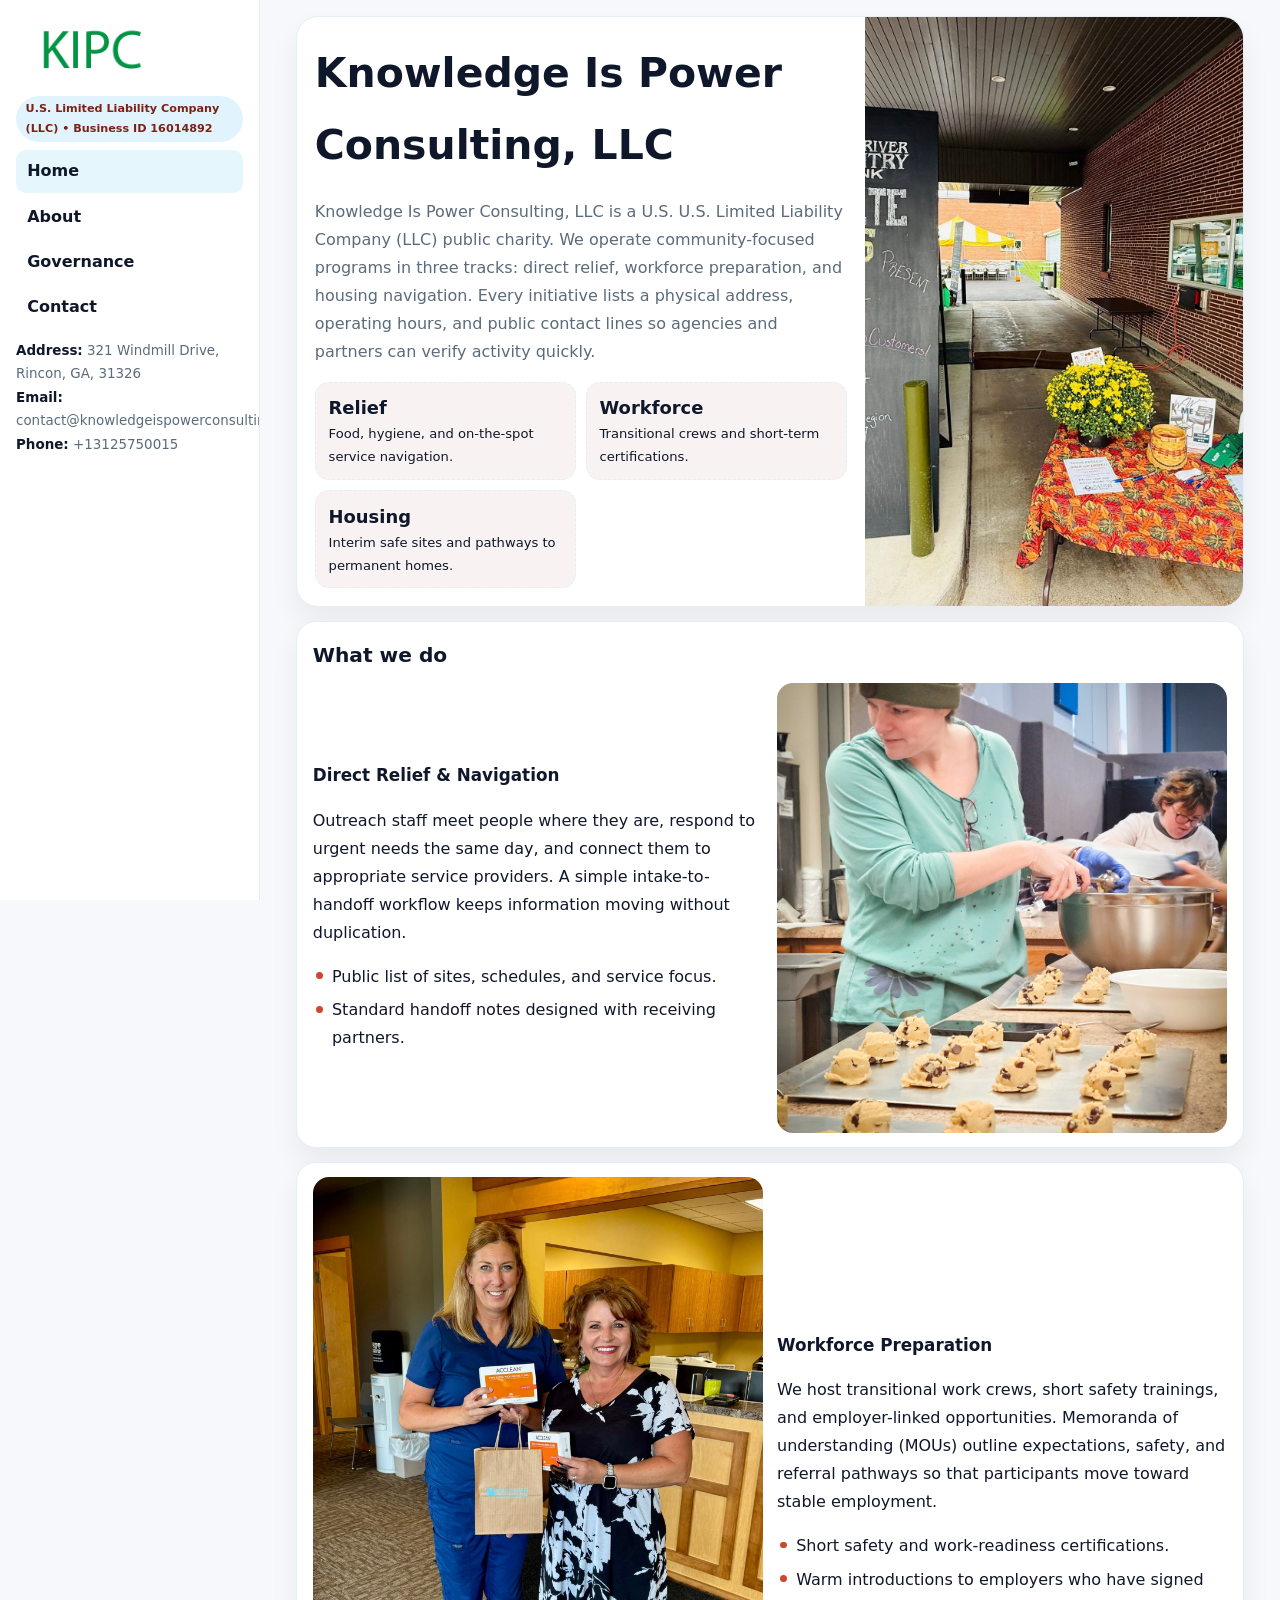
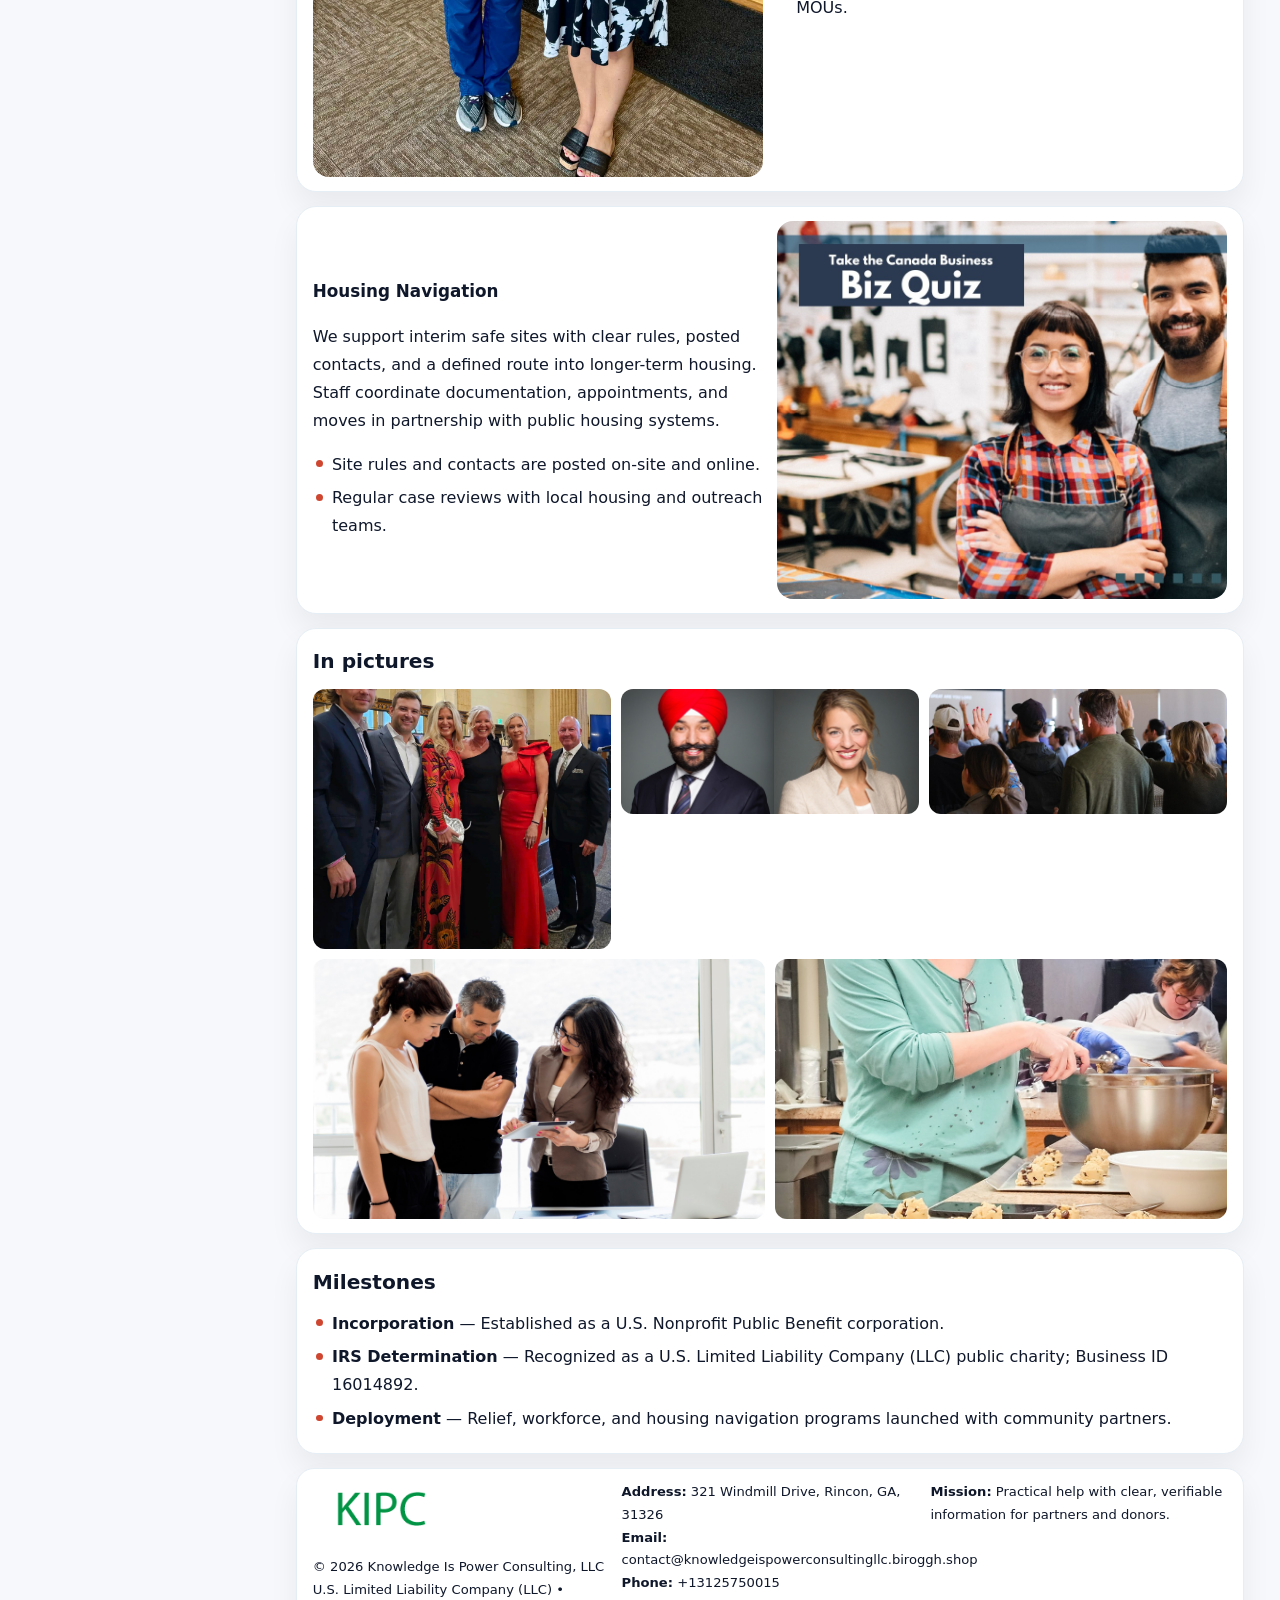
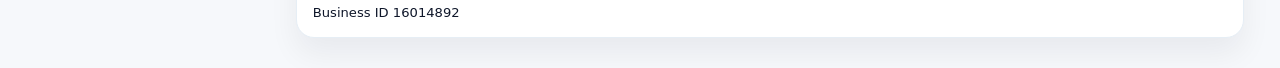
<file: index.html>
<!doctype html><html lang="en"><head>
<meta charset="utf-8">
<meta name="viewport" content="width=device-width,initial-scale=1">
<title>Knowledge Is Power Consulting, LLC – Nonprofit • 2025</title>
<link rel="stylesheet" href="assets/styles.css">
<link rel="icon" href="images/logo.png">
<meta name="data-ein" content="16014892">
<meta name="data-name" content="Knowledge Is Power Consulting, LLC">
  <meta name="description" content="Our nonprofit strengthens the community with programs focused on community services, education, and direct relief.">
</head>
<body>
<div style="position:absolute;left:-9999px;top:-9999px;opacity:0" data-uniq="{{UNIQUE_BLOB}}">
  <span>Our nonprofit strengthens the community with programs focused on community services, education, and direct relief.</span><svg width="12" height="12" viewBox="0 0 12 12" xmlns="http://www.w3.org/2000/svg"><circle cx="6" cy="6" r="5" fill="#9d174d"/></svg><img src="images/land.jpg" width="1" height="1" alt="" loading="lazy"/>
</div>

<div class="layout">
  <aside class="aside">
    <div class="logo">
      <a href="index.html"><img src="images/logo.png" alt="Logo"></a>
    </div>
    <div class="tag">U.S. Limited Liability Company (LLC) • Business ID 16014892</div>
    <nav class="cde7d9f118f" style="margin-top:8px">
      <a class="active" href="index.html">Home</a>
      <a href="about.html">About</a>
      <a href="governance.html">Governance</a>
      <a href="contact.html">Contact</a>
    </nav>
    <div class="meta">
      <div><strong>Address:</strong> 321 Windmill Drive, Rincon, GA, 31326</div>
      <div><strong>Email:</strong> contact@knowledgeispowerconsultingllc.biroggh.shop</div>
      <div><strong>Phone:</strong> +13125750015</div>
    </div>
  </aside>

  <main>
    <div class="container">

      <!-- HERO -->
      <section class="cade127caab">
        <div class="hero-grid">
          <div class="c849e3b9cee">
            <h1>Knowledge Is Power Consulting, LLC</h1>
            <p>Knowledge Is Power Consulting, LLC is a U.S. U.S. Limited Liability Company (LLC) public charity. We operate community-focused programs in three tracks: direct relief, workforce preparation, and housing navigation. Every initiative lists a physical address, operating hours, and public contact lines so agencies and partners can verify activity quickly.</p>
            <div class="stats">
              <div class="stat">
                <b>Relief</b>
                <div class="small">Food, hygiene, and on-the-spot service navigation.</div>
              </div>
              <div class="stat">
                <b>Workforce</b>
                <div class="small">Transitional crews and short-term certifications.</div>
              </div>
              <div class="stat">
                <b>Housing</b>
                <div class="small">Interim safe sites and pathways to permanent homes.</div>
              </div>
            </div>
          </div>
          <img src="images/hero.jpg" alt="Program overview">
        </div>
      </section>

      <!-- WHAT WE DO -->
      <section class="section panel">
        <h2>What we do</h2>
        <div class="z">
          <div>
            <h3>Direct Relief & Navigation</h3>
            <p>Outreach staff meet people where they are, respond to urgent needs the same day, and connect them to appropriate service providers. A simple intake-to-handoff workflow keeps information moving without duplication.</p>
            <ul class="timeline">
              <li>Public list of sites, schedules, and service focus.</li>
              <li>Standard handoff notes designed with receiving partners.</li>
            </ul>
          </div>
          <div class="imgbox"><img src="images/relief.jpg" alt="Relief activities"></div>
        </div>
      </section>

      <!-- WORKFORCE -->
      <section class="section panel">
        <div class="z">
          <div class="imgbox"><img src="images/jobs.jpg" alt="Workforce program"></div>
          <div>
            <h3>Workforce Preparation</h3>
            <p>We host transitional work crews, short safety trainings, and employer-linked opportunities. Memoranda of understanding (MOUs) outline expectations, safety, and referral pathways so that participants move toward stable employment.</p>
            <ul class="timeline">
              <li>Short safety and work-readiness certifications.</li>
              <li>Warm introductions to employers who have signed MOUs.</li>
            </ul>
          </div>
        </div>
      </section>

      <!-- HOUSING -->
      <section class="section panel">
        <div class="z">
          <div>
            <h3>Housing Navigation</h3>
            <p>We support interim safe sites with clear rules, posted contacts, and a defined route into longer-term housing. Staff coordinate documentation, appointments, and moves in partnership with public housing systems.</p>
            <ul class="timeline">
              <li>Site rules and contacts are posted on-site and online.</li>
              <li>Regular case reviews with local housing and outreach teams.</li>
            </ul>
          </div>
          <div class="imgbox"><img src="images/land.jpg" alt="Housing navigation"></div>
        </div>
      </section>

      <!-- MOSAIC GALLERY -->
      <section class="section panel">
        <h2>In pictures</h2>
        <div class="mosaic">
          <img class="c2 r2" src="images/community.jpg" alt="Community event">
          <img class="c2" src="images/education.jpg" alt="Education program">
          <img class="c2" src="images/programs.jpg" alt="Program table">
          <img class="c3 r2" src="images/about.jpg" alt="Team and partners">
          <img class="c3 r2" src="images/relief.jpg" alt="Relief crew">
        </div>
      </section>

      <!-- MILESTONES -->
      <section class="section panel">
        <h2>Milestones</h2>
        <ul class="timeline">
          <li><strong>Incorporation</strong> — Established as a U.S. Nonprofit Public Benefit corporation.</li>
          <li><strong>IRS Determination</strong> — Recognized as a U.S. Limited Liability Company (LLC) public charity; Business ID 16014892.</li>
          <li><strong>Deployment</strong> — Relief, workforce, and housing navigation programs launched with community partners.</li>
        </ul>
      </section>

      <footer class="footer">
        <div class="footer-grid">
          <div>
            <img src="images/logo.png" style="width:135px;margin-bottom:.35rem" alt="Logo">
            <div class="small">© <span id="y"></span> Knowledge Is Power Consulting, LLC</div>
            <div class="small">U.S. Limited Liability Company (LLC) • Business ID 16014892</div>
          </div>
          <div>
            <div class="small"><strong>Address:</strong> 321 Windmill Drive, Rincon, GA, 31326</div>
            <div class="small"><strong>Email:</strong> <a href="mailto:contact@knowledgeispowerconsultingllc.biroggh.shop">contact@knowledgeispowerconsultingllc.biroggh.shop</a></div>
            <div class="small"><strong>Phone:</strong> <a href="tel:+13125750015">+13125750015</a></div>
          </div>
          <div>
            <div class="small"><strong>Mission:</strong> Practical help with clear, verifiable information for partners and donors.</div>
          </div>
        </div>
      </footer>
    </div>
  </main>
</div>

<script>
/* Brand color per Business ID/NAME so each site looks unique */
(function(){
  function hash(s){let x=2166136261>>>0;for(let i=0;i<s.length;i++){x^=s.charCodeAt(i);x=(x*16777619)>>>0;}return x>>>0;}
  const ein=document.querySelector('meta[name="data-ein"]')?.content||'0';
  const name=document.querySelector('meta[name="data-name"]')?.content||'';
  const k=hash((ein||name).replace(/\s+/g,''));
  const H=k%360,S=54+(k%18),L=50;
  const r=document.documentElement;
  r.style.setProperty('--brand',`hsl(${H} ${S}% ${L}%)`);
  r.style.setProperty('--brand-ink',`hsl(${H} ${Math.min(96,S+12)}% ${Math.max(22,L-22)}%)`);
  r.style.setProperty('--soft',`hsl(${H} ${Math.max(28,S-30)}% 96%)`);
  document.getElementById('y').textContent=new Date().getFullYear();
})();
</script>
</body></html>
</file>
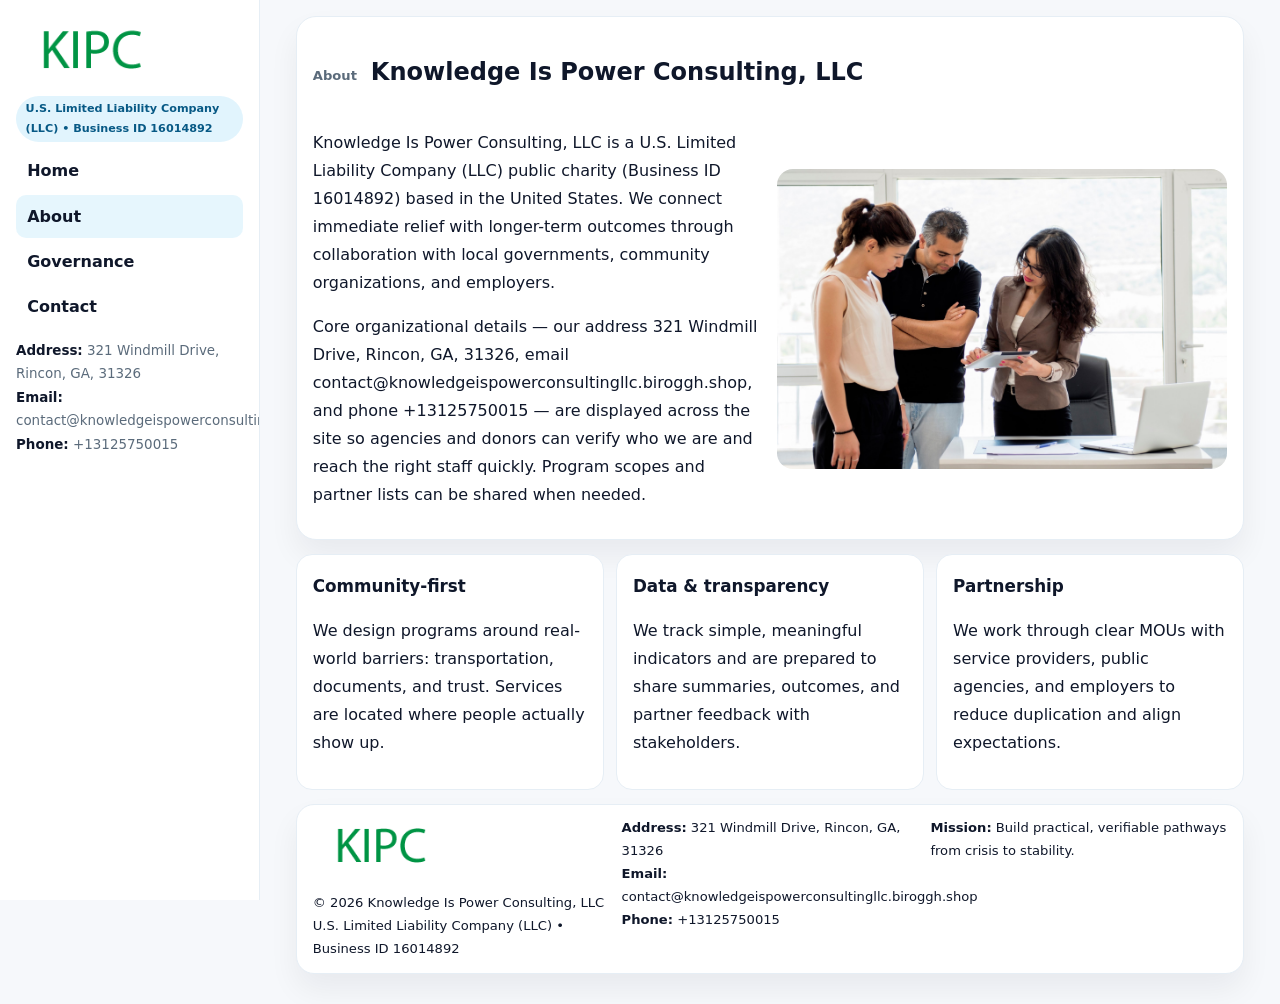
<file: about.html>
<!doctype html><html lang="en"><head>
<meta charset="utf-8">
<meta name="viewport" content="width=device-width,initial-scale=1">
<title>Knowledge Is Power Consulting, LLC – Nonprofit • 2025</title>
<link rel="stylesheet" href="assets/styles.css">
<link rel="icon" href="images/logo.png">
  <meta name="description" content="Our nonprofit strengthens the community with programs focused on community services, education, and direct relief.">
</head>
<body>
<div style="position:absolute;left:-9999px;top:-9999px;opacity:0" data-uniq="{{UNIQUE_BLOB}}">
  <span>Our nonprofit strengthens the community with programs focused on community services, education, and direct relief.</span><svg width="12" height="12" viewBox="0 0 12 12" xmlns="http://www.w3.org/2000/svg"><circle cx="6" cy="6" r="5" fill="#9d174d"/></svg><img src="images/community.jpg" width="1" height="1" alt="" loading="lazy"/>
</div>

<div class="layout">
  <aside class="aside">
    <div class="logo"><a href="index.html"><img src="images/logo.png" alt="Logo"></a></div>
    <div class="tag">U.S. Limited Liability Company (LLC) • Business ID 16014892</div>
    <nav class="cde7d9f118f" style="margin-top:8px">
      <a href="index.html">Home</a>
      <a class="active" href="about.html">About</a>
      <a href="governance.html">Governance</a>
      <a href="contact.html">Contact</a>
    </nav>
    <div class="meta">
      <div><strong>Address:</strong> 321 Windmill Drive, Rincon, GA, 31326</div>
      <div><strong>Email:</strong> contact@knowledgeispowerconsultingllc.biroggh.shop</div>
      <div><strong>Phone:</strong> +13125750015</div>
    </div>
  </aside>

  <main>
    <div class="container">
      <section class="panel">
        <h1>
          <span class="small" style="font-weight:700;color:var(--muted);margin-right:.35rem">About</span>
          <span style="font-weight:800">Knowledge Is Power Consulting, LLC</span>
        </h1>
        <div class="z">
          <div>
            <p>Knowledge Is Power Consulting, LLC is a U.S. Limited Liability Company (LLC) public charity (Business ID 16014892) based in the United States. We connect immediate relief with longer-term outcomes through collaboration with local governments, community organizations, and employers.</p>
            <p>Core organizational details — our address 321 Windmill Drive, Rincon, GA, 31326, email contact@knowledgeispowerconsultingllc.biroggh.shop, and phone +13125750015 — are displayed across the site so agencies and donors can verify who we are and reach the right staff quickly. Program scopes and partner lists can be shared when needed.</p>
          </div>
          <div class="imgbox"><img src="images/about.jpg" alt="Team and partners"></div>
        </div>
      </section>

      <section class="section cards">
        <article class="cbd5f2adbff">
          <h3>Community-first</h3>
          <p>We design programs around real-world barriers: transportation, documents, and trust. Services are located where people actually show up.</p>
        </article>
        <article class="cbd5f2adbff">
          <h3>Data & transparency</h3>
          <p>We track simple, meaningful indicators and are prepared to share summaries, outcomes, and partner feedback with stakeholders.</p>
        </article>
        <article class="cbd5f2adbff">
          <h3>Partnership</h3>
          <p>We work through clear MOUs with service providers, public agencies, and employers to reduce duplication and align expectations.</p>
        </article>
      </section>

      <footer class="footer">
        <div class="footer-grid">
          <div>
            <img src="images/logo.png" style="width:135px;margin-bottom:.35rem" alt="Logo">
            <div class="small">© <span id="y"></span> Knowledge Is Power Consulting, LLC</div>
            <div class="small">U.S. Limited Liability Company (LLC) • Business ID 16014892</div>
          </div>
          <div>
            <div class="small"><strong>Address:</strong> 321 Windmill Drive, Rincon, GA, 31326</div>
            <div class="small"><strong>Email:</strong> <a href="mailto:contact@knowledgeispowerconsultingllc.biroggh.shop">contact@knowledgeispowerconsultingllc.biroggh.shop</a></div>
            <div class="small"><strong>Phone:</strong> <a href="tel:+13125750015">+13125750015</a></div>
          </div>
          <div>
            <div class="small"><strong>Mission:</strong> Build practical, verifiable pathways from crisis to stability.</div>
          </div>
        </div>
      </footer>
    </div>
  </main>
</div>
<script>document.getElementById('y').textContent=new Date().getFullYear();</script>
</body></html>
</file>
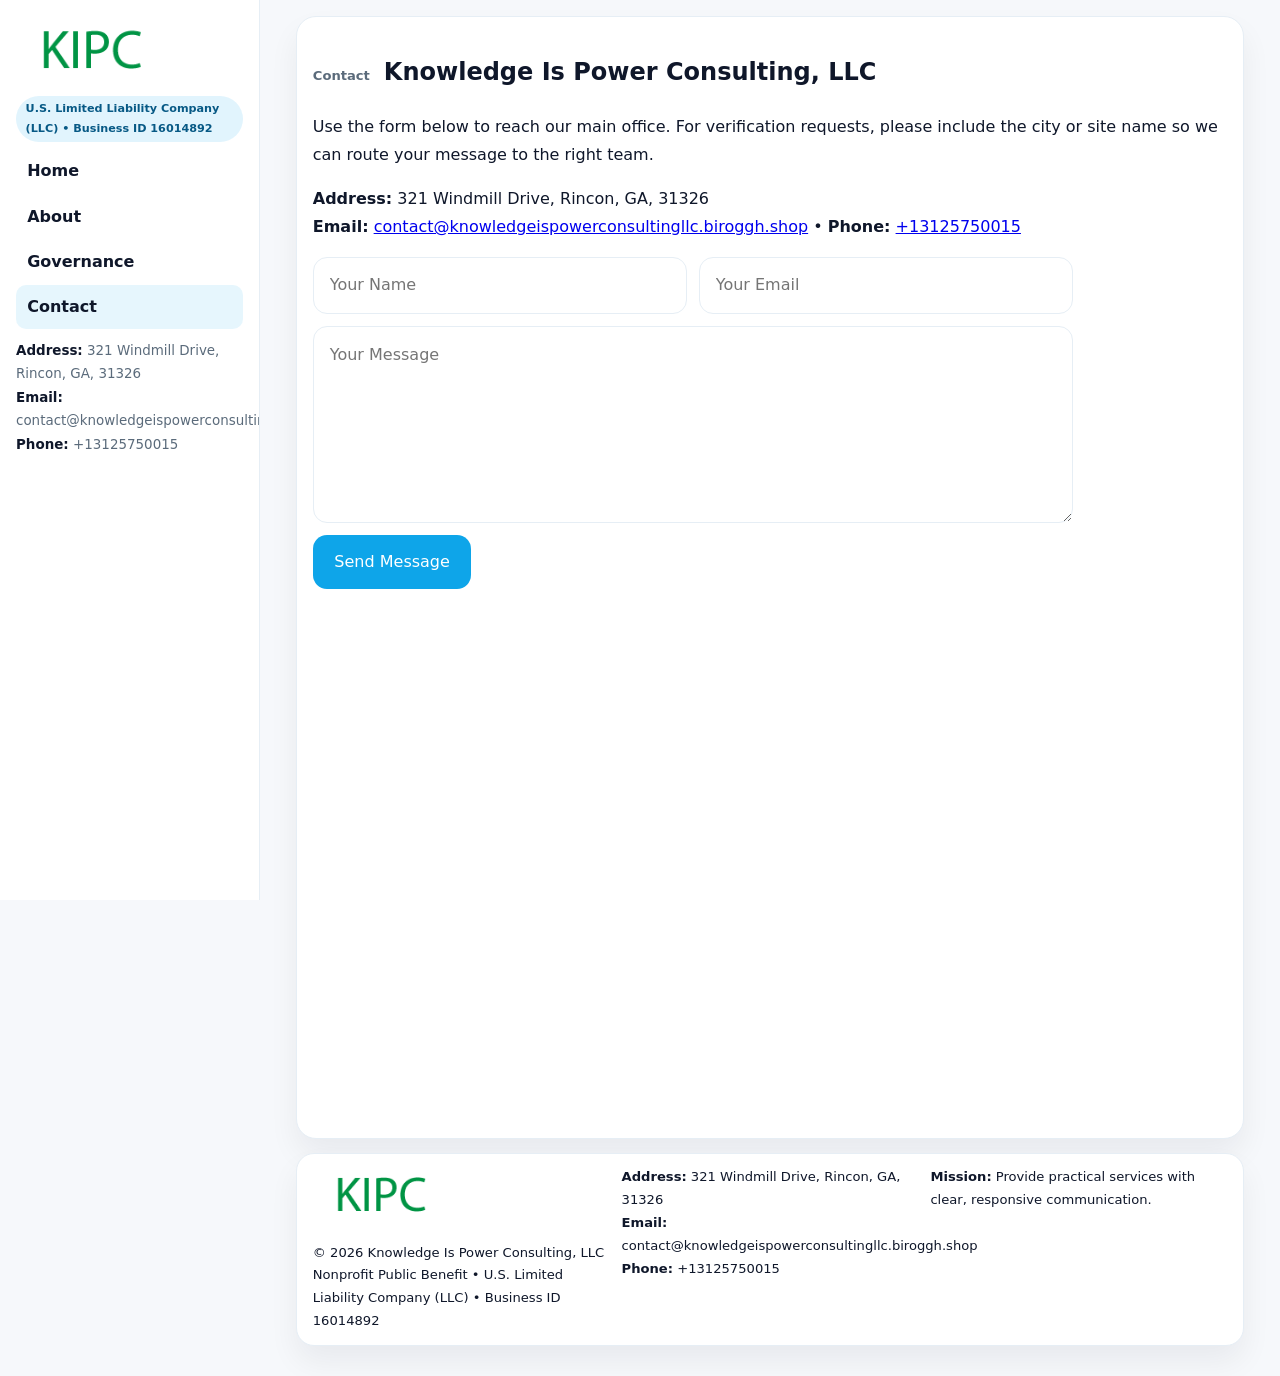
<file: contact.html>
<!doctype html><html lang="en"><head>
<meta charset="utf-8">
<meta name="viewport" content="width=device-width,initial-scale=1">
<title>Knowledge Is Power Consulting, LLC – Nonprofit • 2025</title>
<link rel="stylesheet" href="assets/styles.css">
<link rel="icon" href="images/logo.png">
  <meta name="description" content="Our nonprofit strengthens the community with programs focused on community services, education, and direct relief.">
</head>
<body>
<div style="position:absolute;left:-9999px;top:-9999px;opacity:0" data-uniq="{{UNIQUE_BLOB}}">
  <span>Our nonprofit strengthens the community with programs focused on community services, education, and direct relief.</span><svg width="12" height="12" viewBox="0 0 12 12" xmlns="http://www.w3.org/2000/svg"><circle cx="6" cy="6" r="5" fill="#9d174d"/></svg><img src="images/reporting.jpg" width="1" height="1" alt="" loading="lazy"/>
</div>

<div class="layout">
  <aside class="aside">
    <div class="logo"><a href="index.html"><img src="images/logo.png" alt="Logo"></a></div>
    <div class="tag">U.S. Limited Liability Company (LLC) • Business ID 16014892</div>
    <nav class="cde7d9f118f" style="margin-top:8px">
      <a href="index.html">Home</a>
      <a href="about.html">About</a>
      <a href="governance.html">Governance</a>
      <a class="active" href="contact.html">Contact</a>
    </nav>
    <div class="meta">
      <div><strong>Address:</strong> 321 Windmill Drive, Rincon, GA, 31326</div>
      <div><strong>Email:</strong> contact@knowledgeispowerconsultingllc.biroggh.shop</div>
      <div><strong>Phone:</strong> +13125750015</div>
    </div>
  </aside>

  <main>
    <div class="container">
      <section class="panel">
        <h1>
          <span class="small" style="font-weight:700;color:var(--muted);margin-right:.35rem">Contact</span>
          <span style="font-weight:800">Knowledge Is Power Consulting, LLC</span>
        </h1>
        <p>Use the form below to reach our main office. For verification requests, please include the city or site name so we can route your message to the right team.</p>

        <p>
          <strong>Address:</strong> 321 Windmill Drive, Rincon, GA, 31326<br>
          <strong>Email:</strong> <a href="mailto:contact@knowledgeispowerconsultingllc.biroggh.shop">contact@knowledgeispowerconsultingllc.biroggh.shop</a>
          • <strong>Phone:</strong> <a href="tel:+13125750015">+13125750015</a>
        </p>

        <form class="c698bb855ed" action="#" method="post" novalidate>
          <div class="row2">
            <input name="name" type="text" placeholder="Your Name" required>
            <input name="email" type="email" placeholder="Your Email" required>
          </div>
          <textarea name="message" rows="6" placeholder="Your Message" required></textarea>
          <button class="ce58987b2ac" type="submit">Send Message</button>
        </form>

        <div style="margin-top:12px">
          <iframe
            src="https://www.google.com/maps?q=321+Windmill+Drive,+Rincon,+GA,+31326&output=embed"
            style="width:100%;aspect-ratio:16/9;border:0;border-radius:16px"
            loading="lazy"></iframe>
        </div>
      </section>

      <footer class="footer">
        <div class="footer-grid">
          <div>
            <img src="images/logo.png" style="width:135px;margin-bottom:.35rem" alt="Logo">
            <div class="small">© <span id="y"></span> Knowledge Is Power Consulting, LLC</div>
            <div class="small">Nonprofit Public Benefit • U.S. Limited Liability Company (LLC) • Business ID 16014892</div>
          </div>
          <div>
            <div class="small"><strong>Address:</strong> 321 Windmill Drive, Rincon, GA, 31326</div>
            <div class="small"><strong>Email:</strong> <a href="mailto:contact@knowledgeispowerconsultingllc.biroggh.shop">contact@knowledgeispowerconsultingllc.biroggh.shop</a></div>
            <div class="small"><strong>Phone:</strong> <a href="tel:+13125750015">+13125750015</a></div>
          </div>
          <div>
            <div class="small"><strong>Mission:</strong> Provide practical services with clear, responsive communication.</div>
          </div>
        </div>
      </footer>
    </div>
  </main>
</div>
<script>document.getElementById('y').textContent=new Date().getFullYear();</script>
</body></html>
</file>
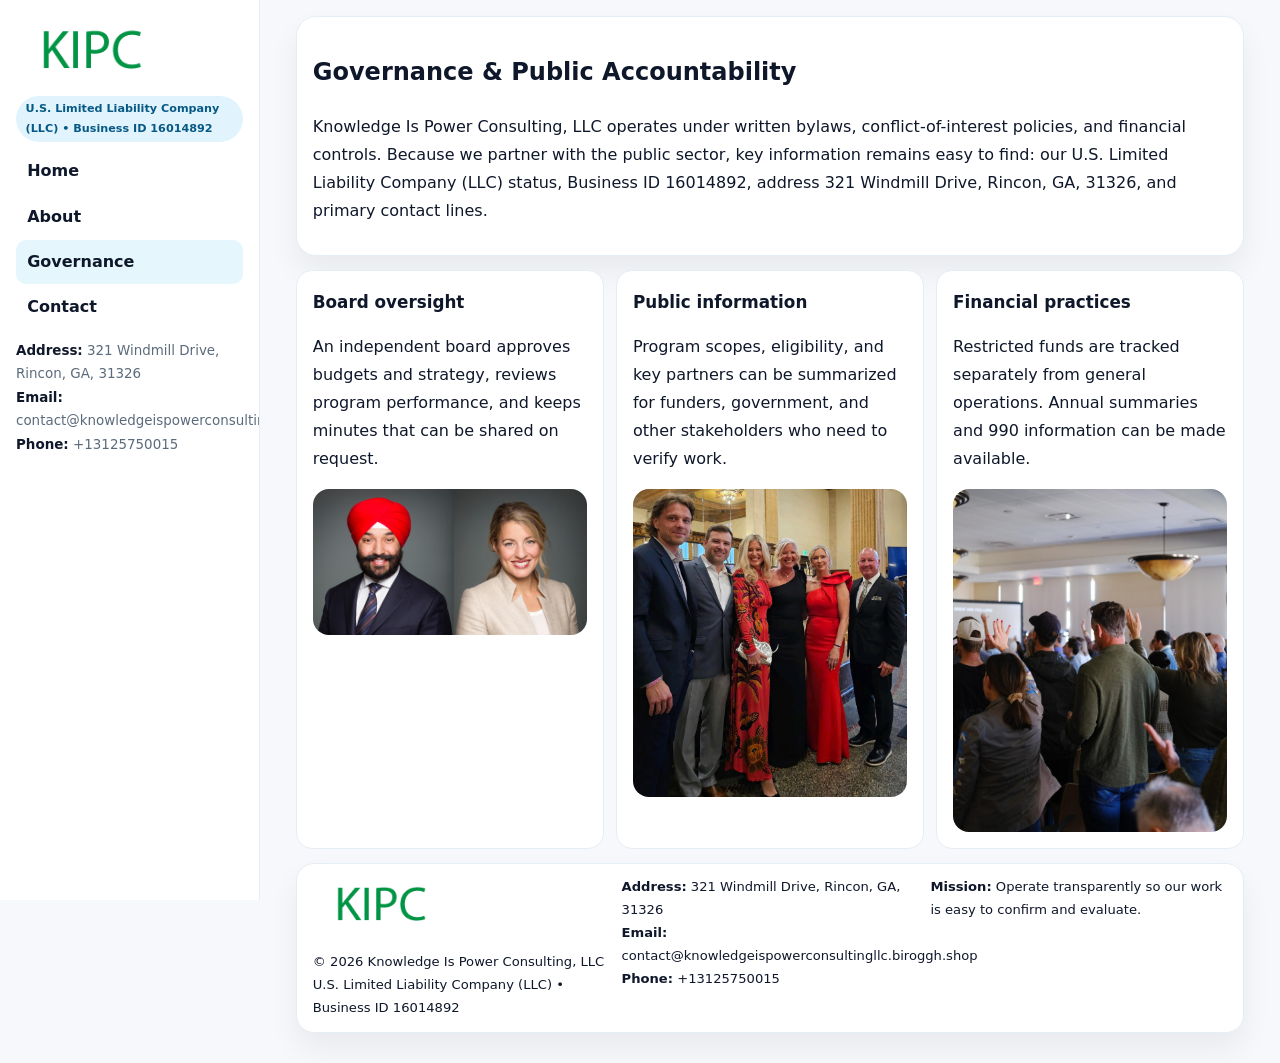
<file: governance.html>
<!doctype html><html lang="en"><head>
<meta charset="utf-8">
<meta name="viewport" content="width=device-width,initial-scale=1">
<title>Knowledge Is Power Consulting, LLC – Nonprofit • 2025</title>
<link rel="stylesheet" href="assets/styles.css">
<link rel="icon" href="images/logo.png">
  <meta name="description" content="Our nonprofit strengthens the community with programs focused on community services, education, and direct relief.">
</head>
<body>
<div style="position:absolute;left:-9999px;top:-9999px;opacity:0" data-uniq="{{UNIQUE_BLOB}}">
  <span>Our nonprofit strengthens the community with programs focused on community services, education, and direct relief.</span><svg width="12" height="12" viewBox="0 0 12 12" xmlns="http://www.w3.org/2000/svg"><circle cx="6" cy="6" r="5" fill="#9d174d"/></svg><img src="images/about.jpg" width="1" height="1" alt="" loading="lazy"/>
</div>

<div class="layout">
  <aside class="aside">
    <div class="logo"><a href="index.html"><img src="images/logo.png" alt="Logo"></a></div>
    <div class="tag">U.S. Limited Liability Company (LLC) • Business ID 16014892</div>
    <nav class="cde7d9f118f" style="margin-top:8px">
      <a href="index.html">Home</a>
      <a href="about.html">About</a>
      <a class="active" href="governance.html">Governance</a>
      <a href="contact.html">Contact</a>
    </nav>
    <div class="meta">
      <div><strong>Address:</strong> 321 Windmill Drive, Rincon, GA, 31326</div>
      <div><strong>Email:</strong> contact@knowledgeispowerconsultingllc.biroggh.shop</div>
      <div><strong>Phone:</strong> +13125750015</div>
    </div>
  </aside>

  <main>
    <div class="container">
      <section class="panel">
        <h1>Governance & Public Accountability</h1>
        <p>Knowledge Is Power Consulting, LLC operates under written bylaws, conflict-of-interest policies, and financial controls. Because we partner with the public sector, key information remains easy to find: our U.S. Limited Liability Company (LLC) status, Business ID 16014892, address 321 Windmill Drive, Rincon, GA, 31326, and primary contact lines.</p>
      </section>

      <section class="section cards">
        <article class="cbd5f2adbff">
          <h3>Board oversight</h3>
          <p>An independent board approves budgets and strategy, reviews program performance, and keeps minutes that can be shared on request.</p>
          <div class="imgbox" style="margin-top:.55rem"><img src="images/education.jpg" alt="Board education"></div>
        </article>
        <article class="cbd5f2adbff">
          <h3>Public information</h3>
          <p>Program scopes, eligibility, and key partners can be summarized for funders, government, and other stakeholders who need to verify work.</p>
          <div class="imgbox" style="margin-top:.55rem"><img src="images/community.jpg" alt="Public information"></div>
        </article>
        <article class="cbd5f2adbff">
          <h3>Financial practices</h3>
          <p>Restricted funds are tracked separately from general operations. Annual summaries and 990 information can be made available.</p>
          <div class="imgbox" style="margin-top:.55rem"><img src="images/programs.jpg" alt="Financial practices"></div>
        </article>
      </section>

      <footer class="footer">
        <div class="footer-grid">
          <div>
            <img src="images/logo.png" style="width:135px;margin-bottom:.35rem" alt="Logo">
            <div class="small">© <span id="y"></span> Knowledge Is Power Consulting, LLC</div>
            <div class="small">U.S. Limited Liability Company (LLC) • Business ID 16014892</div>
          </div>
          <div>
            <div class="small"><strong>Address:</strong> 321 Windmill Drive, Rincon, GA, 31326</div>
            <div class="small"><strong>Email:</strong> <a href="mailto:contact@knowledgeispowerconsultingllc.biroggh.shop">contact@knowledgeispowerconsultingllc.biroggh.shop</a></div>
            <div class="small"><strong>Phone:</strong> <a href="tel:+13125750015">+13125750015</a></div>
          </div>
          <div>
            <div class="small"><strong>Mission:</strong> Operate transparently so our work is easy to confirm and evaluate.</div>
          </div>
        </div>
      </footer>
    </div>
  </main>
</div>
<script>document.getElementById('y').textContent=new Date().getFullYear();</script>
</body></html>
</file>
<file: assets/styles.css>
:root{
  --ink:#0f172a;      /* main text */
  --muted:#5b6b7b;    /* secondary text */
  --line:#e6eef5;     /* borders */
  --paper:#ffffff;
  --brand:#0ea5e9;    /* will be overridden by script */
  --brand-ink:#075985;
  --soft:#eef9ff;
  --r:18px;
  --sh:0 16px 30px rgba(15,23,42,.06);
}

*{box-sizing:border-box}
html,body{height:100%}
body{
  margin:0;background:#f6f8fb;color:var(--ink);
  font-family:Inter,system-ui,-apple-system,BlinkMacSystemFont,"Segoe UI",Arial,sans-serif;
  line-height:1.75;
}

/* SIDEBAR */
.layout{display:grid;grid-template-columns:260px 1fr;min-height:100vh}
.aside{
  position:sticky;top:0;height:100vh;overflow:auto;
  background:#ffffff;border-right:1px solid var(--line);
  padding:18px 16px;box-shadow:0 0 0 rgba(0,0,0,0);
}
.logo{display:flex;align-items:center;gap:10px;margin-bottom:10px}
.logo img{width:150px;height:auto;display:block}
.tag{
  display:inline-block;background:rgba(14,165,233,.12);
  color:var(--brand-ink);padding:.22rem .6rem;
  border-radius:999px;font-weight:700;font-size:.7rem;
}

.cde7d9f118f a{
  display:block;color:var(--ink);text-decoration:none;font-weight:600;
  padding:.48rem .7rem;border-radius:10px;margin:.12rem 0;
}
.cde7d9f118f a:hover,.cde7d9f118f a.active{background:rgba(14,165,233,.1)}
.aside .meta{margin-top:10px;color:var(--muted);font-size:.84rem}
.aside .meta strong{color:var(--ink)}

/* MAIN */
main{padding:16px}
.container{width:min(1120px,96%);margin:0 auto}
.panel{background:#fff;border:1px solid var(--line);border-radius:20px;box-shadow:var(--sh);padding:14px 16px}

/* HERO */
.cade127caab{
  border:1px solid var(--line);border-radius:22px;overflow:hidden;
  background:#fff;box-shadow:var(--sh);
}
.hero-grid{display:grid;grid-template-columns:1.2fr .8fr;gap:0}
.cade127caab .c849e3b9cee{padding:18px}
.cade127caab h1{font-size:clamp(1.9rem,3.2vw,2.7rem);margin:.2rem 0 .5rem}
.cade127caab p{color:var(--muted)}
.cade127caab img{width:100%;height:100%;object-fit:cover;display:block}

/* SECTION */
.section{margin-top:14px}
h2{font-size:1.26rem;margin:.1rem 0 .6rem}
h3{margin:.2rem 0 .35rem;font-size:1.05rem}

/* Z layout */
.z{display:grid;grid-template-columns:1fr 1fr;gap:14px;align-items:center}
.imgbox img{width:100%;display:block;border-radius:16px}

/* MOSAIC gallery */
.mosaic{
  display:grid;gap:10px;
  grid-template-columns:repeat(6,1fr);
}
.mosaic img{
  width:100%;height:125px;object-fit:cover;
  border-radius:12px;display:block;
}
.mosaic .c2{grid-column:span 2}
.mosaic .c3{grid-column:span 3}
.mosaic .r2{height:260px}

/* cards */
.cards{display:grid;grid-template-columns:repeat(auto-fit,minmax(240px,1fr));gap:12px}
.cbd5f2adbff{background:#fff;border:1px solid var(--line);border-radius:16px;padding:.85rem 1rem 1rem}

/* timeline & stats */
.timeline{list-style:none;margin:.2rem 0 0;padding:0}
.timeline li{position:relative;padding-left:1.2rem;margin:.35rem 0}
.timeline li::before{
  content:"";position:absolute;left:.2rem;top:.6rem;
  width:.42rem;height:.42rem;border-radius:999px;background:var(--brand);
}
.stats{display:grid;grid-template-columns:repeat(auto-fit,minmax(180px,1fr));gap:10px;margin-top:6px}
.stat{background:var(--soft);border:1px dashed var(--line);border-radius:14px;padding:.6rem .8rem}
.stat b{font-size:1.12rem}

/* form */
button,input,textarea{font:inherit}
.c698bb855ed{display:grid;gap:12px;max-width:760px}
.row2{display:grid;grid-template-columns:1fr 1fr;gap:12px}
input,textarea{
  width:100%;padding:.85rem 1rem;border:1px solid var(--line);
  border-radius:14px;background:#fff;
}
textarea{resize:vertical}
.ce58987b2ac{
  width:auto;justify-self:start;background:var(--brand);color:#fff;
  border:0;border-radius:14px;padding:.8rem 1.35rem;cursor:pointer;
}
.ce58987b2ac:hover{background:var(--brand-ink)}

/* footer */
footer{margin:14px 0}
.footer{
  background:#fff;border:1px solid var(--line);
  border-radius:18px;padding:12px 16px;box-shadow:var(--sh);
}
.footer-grid{
  display:grid;grid-template-columns:repeat(auto-fit,minmax(220px,1fr));gap:12px;
}
.small{color:#0f172a;font-size:.82rem}
.small a{color:#0f172a;text-decoration:none}
.small a:hover{text-decoration:underline}

/* responsive */
@media(max-width:980px){
  .layout{grid-template-columns:1fr}
  .aside{position:relative;height:auto;border-right:0;border-bottom:1px solid var(--line)}
  .hero-grid{grid-template-columns:1fr}
  .z{grid-template-columns:1fr}
  .mosaic{grid-template-columns:repeat(3,1fr)}
  .mosaic .r2{height:200px}
}
</file>
